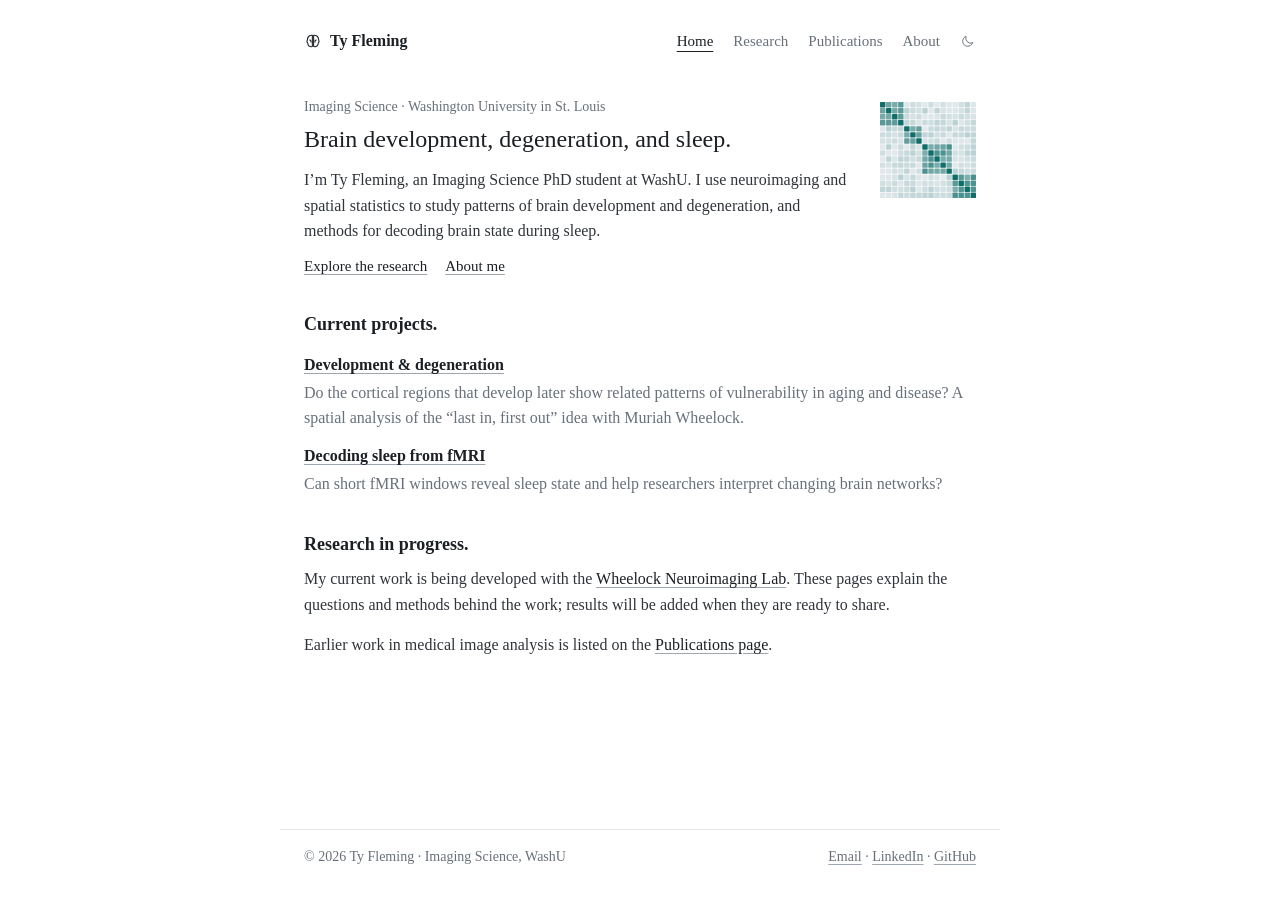
<file: index.html>
<!doctype html>
<html lang="en">
<head>
  <meta charset="utf-8">
  <meta name="viewport" content="width=device-width, initial-scale=1">
  <meta name="description" content="Ty Fleming is an Imaging Science PhD student at WashU studying spatial patterns of brain development, degeneration, and sleep.">
  <title>Imaging Science PhD student — Ty Fleming</title>
  <link rel="stylesheet" href="style.css?v=20261025-theme">
  <script src="theme.js?v=20261025-theme"></script>
  

</head>
<body>
  <a class="skip-link" href="#main">Skip to content</a>
  <header class="site-header">
    <div class="header-inner">
      <a class="brand" href="index.html"><svg class="brand-icon" viewBox="0 0 20 20" aria-hidden="true" focusable="false" fill="none" stroke="currentColor" stroke-width="1.2" stroke-linecap="round" stroke-linejoin="round"><path d="M9.3 3.7C6.3 3.3 3.8 5.4 3.8 8.3 3.2 9.5 3.3 11.5 4.2 12.5 4.4 14.8 6.1 16.4 8.3 16.4 8.8 16.4 9.1 16.3 9.3 16.1Z"/><path d="M10.7 3.7C13.7 3.3 16.2 5.4 16.2 8.3 16.8 9.5 16.7 11.5 15.8 12.5 15.6 14.8 13.9 16.4 11.7 16.4 11.2 16.4 10.9 16.3 10.7 16.1Z"/><path d="M6.4 8.9C7.5 9.1 8.1 10.1 7.8 11.2M13.6 8.9C12.5 9.1 11.9 10.1 12.2 11.2"/></svg>Ty Fleming<span class="visually-hidden"> — home</span></a>
      <nav class="site-nav" aria-label="Main navigation"><a href="index.html" aria-current="page">Home</a><a href="research.html">Research</a><a href="publications.html">Publications</a><a href="about.html">About</a><button class="theme-toggle" type="button" aria-label="Dark theme" aria-pressed="false" hidden><svg class="icon-moon" viewBox="0 0 20 20" aria-hidden="true" focusable="false" fill="none" stroke="currentColor" stroke-width="1.2" stroke-linecap="round" stroke-linejoin="round"><path d="M15.8 12.4A6.4 6.4 0 0 1 7.6 4.2 6.4 6.4 0 1 0 15.8 12.4Z"/></svg><svg class="icon-sun" viewBox="0 0 20 20" aria-hidden="true" focusable="false" fill="none" stroke="currentColor" stroke-width="1.2" stroke-linecap="round" stroke-linejoin="round"><circle cx="10" cy="10" r="3.3"/><path d="M10 2.6V4.2M10 15.8V17.4M2.6 10H4.2M15.8 10H17.4M4.8 4.8 5.9 5.9M14.1 14.1 15.2 15.2M4.8 15.2 5.9 14.1M14.1 5.9 15.2 4.8"/></svg></button></nav>
    </div>
  </header>
  <main id="main">
<section class="page-hero has-portrait" aria-labelledby="home-title">
  <div class="hero-copy">
    <span class="eyebrow">Imaging Science<span class="sep"> · </span>Washington University in St. Louis</span>
    <h1 id="home-title">Brain development, degeneration, and sleep.</h1>
    <p class="lead">I’m Ty Fleming, an Imaging Science PhD student at WashU. I use neuroimaging and spatial statistics to study patterns of brain development and degeneration, and methods for decoding brain state during sleep.</p>
    <div class="hero-actions"><a class="text-link" href="research.html">Explore the research</a><a class="text-link" href="about.html">About me</a></div>
  </div>
  <div class="hero-matrix"><img src="assets/connectivity-matrix.svg?v=20261017" alt="" width="159" height="159"></div>
</section>
<section class="content-section" aria-labelledby="current-work">
  <span class="section-label">01 / Current work</span>
  <div class="section-body">
    <h2 id="current-work">Current projects.</h2>
    <div class="project-list">
      <a class="project-row" href="filo.html"><span class="number">01</span><div class="project-copy"><h3>Development &amp; degeneration</h3><p>Do the cortical regions that develop later show related patterns of vulnerability in aging and disease? A spatial analysis of the “last in, first out” idea with Muriah Wheelock.</p></div><span class="arrow" aria-hidden="true">→</span></a>
      <a class="project-row" href="sleep.html"><span class="number">02</span><div class="project-copy"><h3>Decoding sleep from fMRI</h3><p>Can short fMRI windows reveal sleep state and help researchers interpret changing brain networks?</p></div><span class="arrow" aria-hidden="true">→</span></a>
    </div>
  </div>
</section>
<section class="content-section" aria-labelledby="context-title">
  <span class="section-label">02 / Context</span>
  <div class="section-body wide-copy">
    <h2 id="context-title">Research in progress.</h2>
    <p class="intro">My current work is being developed with the <a href="https://www.mir.wustl.edu/research/research-centers/neuroimaging-labs-research-center-nil-rc/labs/wheelock-lab/people/">Wheelock Neuroimaging Lab</a>. These pages explain the questions and methods behind the work; results will be added when they are ready to share.</p>
    <p>Earlier work in medical image analysis is listed on the <a href="publications.html">Publications page</a>.</p>
  </div>
</section>
</main>
  <footer class="site-footer"><span>© 2026 Ty Fleming · Imaging Science, WashU</span><span><a href="mailto:t.to@wustl.edu">Email</a> · <a href="https://www.linkedin.com/in/tyrellto/">LinkedIn</a> · <a href="https://github.com/tyfleming">GitHub</a></span></footer>
</body>
</html>
</file>
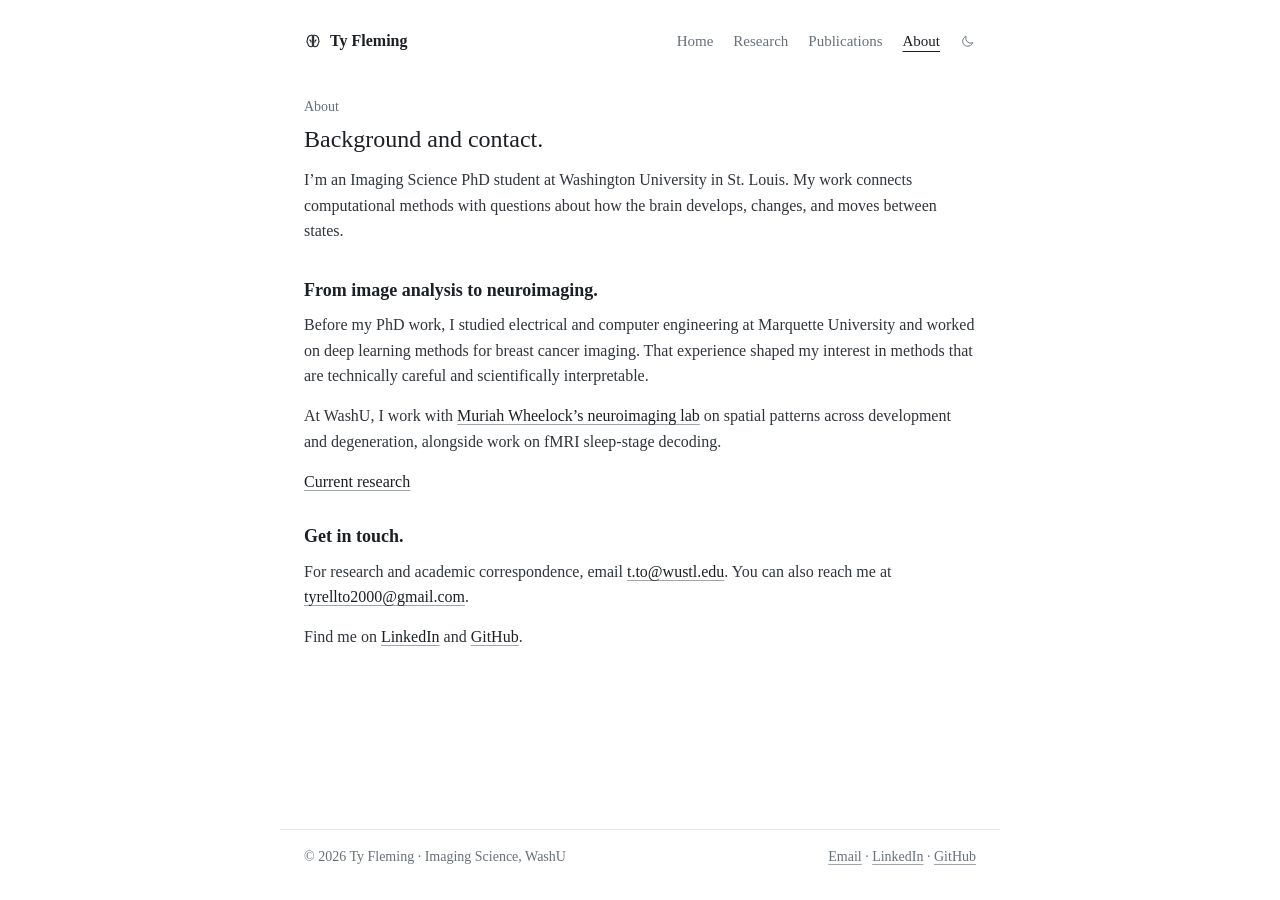
<file: about.html>
<!doctype html>
<html lang="en">
<head>
  <meta charset="utf-8">
  <meta name="viewport" content="width=device-width, initial-scale=1">
  <meta name="description" content="About Ty Fleming, Imaging Science PhD student at WashU.">
  <title>About — Ty Fleming</title>
  <link rel="stylesheet" href="style.css?v=20261025-theme">
  <script src="theme.js?v=20261025-theme"></script>

</head>
<body>
  <a class="skip-link" href="#main">Skip to content</a>
  <header class="site-header">
    <div class="header-inner">
      <a class="brand" href="index.html"><svg class="brand-icon" viewBox="0 0 20 20" aria-hidden="true" focusable="false" fill="none" stroke="currentColor" stroke-width="1.2" stroke-linecap="round" stroke-linejoin="round"><path d="M9.3 3.7C6.3 3.3 3.8 5.4 3.8 8.3 3.2 9.5 3.3 11.5 4.2 12.5 4.4 14.8 6.1 16.4 8.3 16.4 8.8 16.4 9.1 16.3 9.3 16.1Z"/><path d="M10.7 3.7C13.7 3.3 16.2 5.4 16.2 8.3 16.8 9.5 16.7 11.5 15.8 12.5 15.6 14.8 13.9 16.4 11.7 16.4 11.2 16.4 10.9 16.3 10.7 16.1Z"/><path d="M6.4 8.9C7.5 9.1 8.1 10.1 7.8 11.2M13.6 8.9C12.5 9.1 11.9 10.1 12.2 11.2"/></svg>Ty Fleming<span class="visually-hidden"> — home</span></a>
      <nav class="site-nav" aria-label="Main navigation"><a href="index.html">Home</a><a href="research.html">Research</a><a href="publications.html">Publications</a><a href="about.html" aria-current="page">About</a><button class="theme-toggle" type="button" aria-label="Dark theme" aria-pressed="false" hidden><svg class="icon-moon" viewBox="0 0 20 20" aria-hidden="true" focusable="false" fill="none" stroke="currentColor" stroke-width="1.2" stroke-linecap="round" stroke-linejoin="round"><path d="M15.8 12.4A6.4 6.4 0 0 1 7.6 4.2 6.4 6.4 0 1 0 15.8 12.4Z"/></svg><svg class="icon-sun" viewBox="0 0 20 20" aria-hidden="true" focusable="false" fill="none" stroke="currentColor" stroke-width="1.2" stroke-linecap="round" stroke-linejoin="round"><circle cx="10" cy="10" r="3.3"/><path d="M10 2.6V4.2M10 15.8V17.4M2.6 10H4.2M15.8 10H17.4M4.8 4.8 5.9 5.9M14.1 14.1 15.2 15.2M4.8 15.2 5.9 14.1M14.1 5.9 15.2 4.8"/></svg></button></nav>
    </div>
  </header>
  <main id="main">
<section class="page-hero" aria-labelledby="about-title"><span class="eyebrow">About</span><div><h1 id="about-title">Background and contact.</h1><p class="lead">I’m an Imaging Science PhD student at Washington University in St. Louis. My work connects computational methods with questions about how the brain develops, changes, and moves between states.</p></div></section>
<section class="content-section" aria-labelledby="path-title"><span class="section-label">01 / Background</span><div class="section-body wide-copy"><h2 id="path-title">From image analysis to neuroimaging.</h2><p>Before my PhD work, I studied electrical and computer engineering at Marquette University and worked on deep learning methods for breast cancer imaging. That experience shaped my interest in methods that are technically careful and scientifically interpretable.</p><p>At WashU, I work with <a href="https://www.mir.wustl.edu/research/research-centers/neuroimaging-labs-research-center-nil-rc/labs/wheelock-lab/people/">Muriah Wheelock’s neuroimaging lab</a> on spatial patterns across development and degeneration, alongside work on fMRI sleep-stage decoding.</p><p><a class="text-link" href="research.html">Current research</a></p></div></section>
<section class="content-section" id="contact" aria-labelledby="contact-title"><span class="section-label">02 / Contact</span><div class="section-body wide-copy"><h2 id="contact-title">Get in touch.</h2><p>For research and academic correspondence, email <a href="mailto:t.to@wustl.edu">t.to@wustl.edu</a>. You can also reach me at <a href="mailto:tyrellto2000@gmail.com">tyrellto2000@gmail.com</a>.</p><p>Find me on <a href="https://www.linkedin.com/in/tyrellto/">LinkedIn</a> and <a href="https://github.com/tyfleming">GitHub</a>.</p></div></section>
</main>
  <footer class="site-footer"><span>© 2026 Ty Fleming · Imaging Science, WashU</span><span><a href="mailto:t.to@wustl.edu">Email</a> · <a href="https://www.linkedin.com/in/tyrellto/">LinkedIn</a> · <a href="https://github.com/tyfleming">GitHub</a></span></footer>
</body>
</html>
</file>
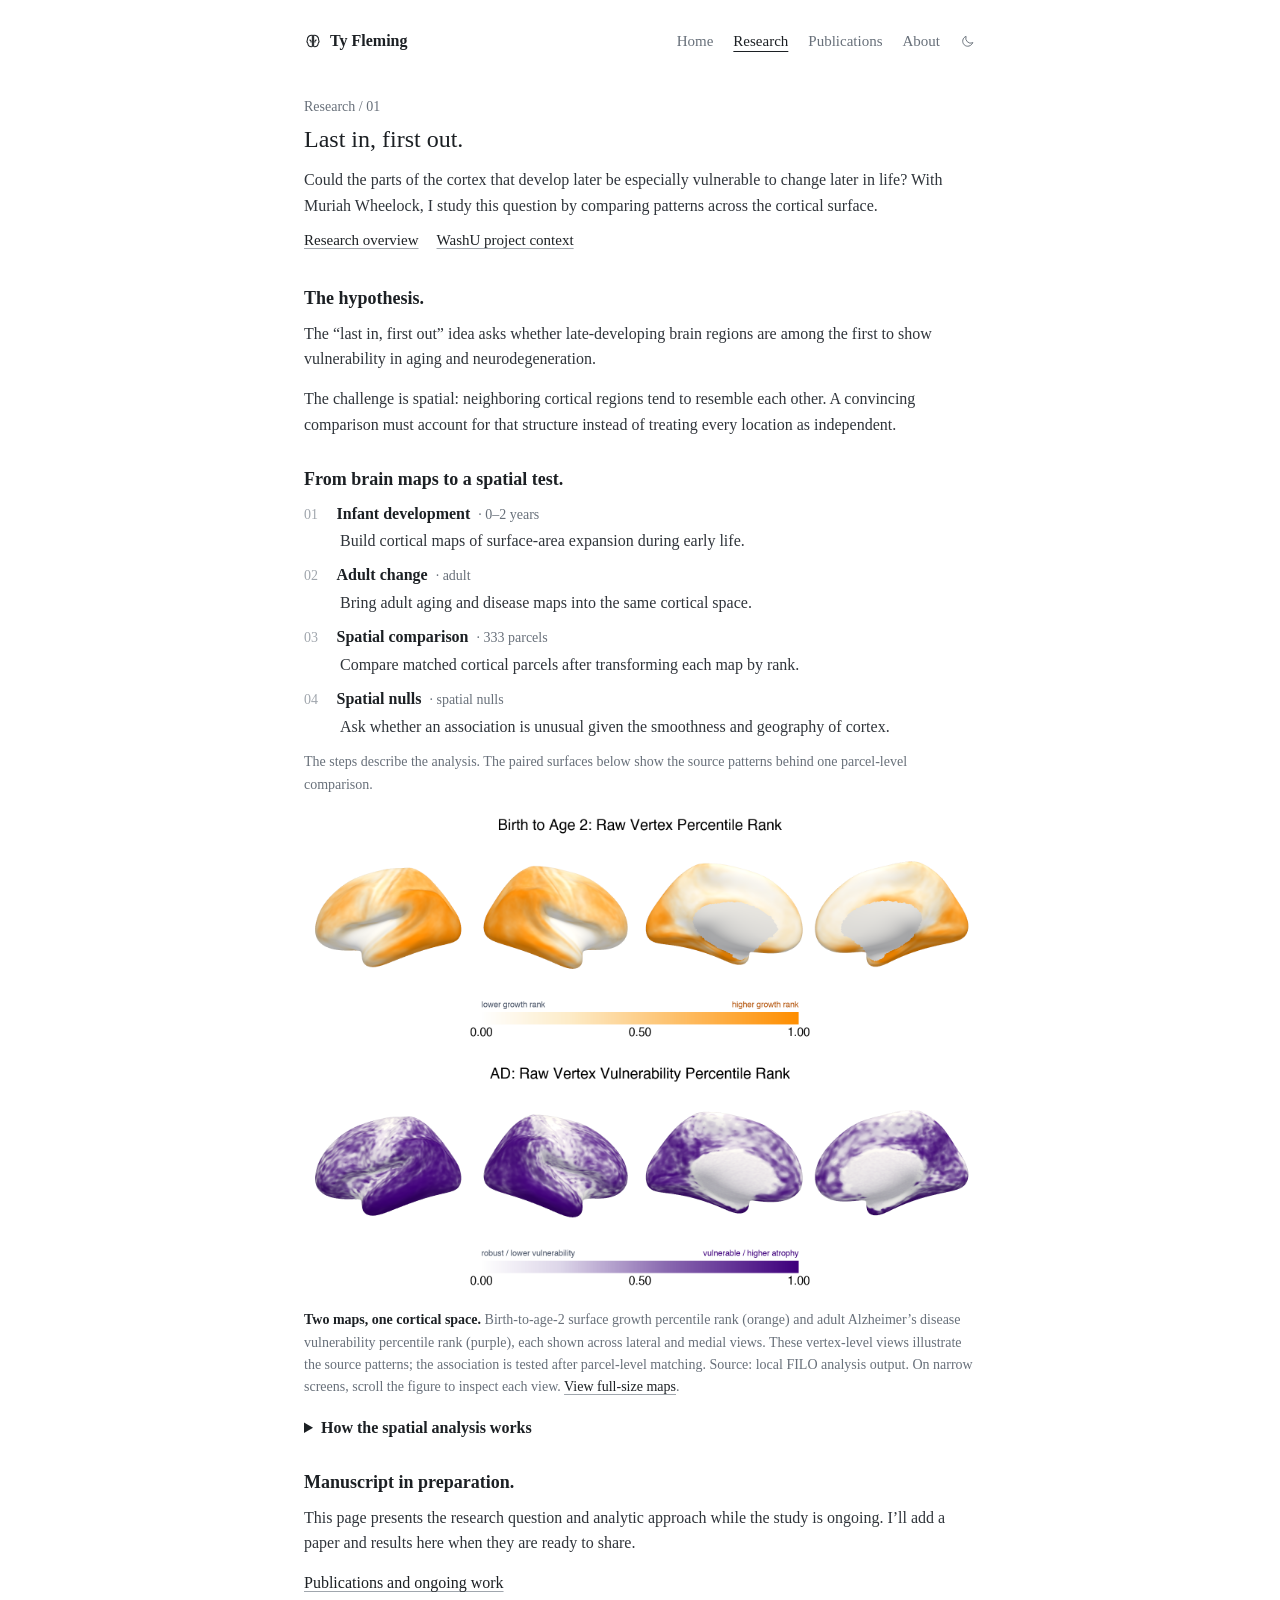
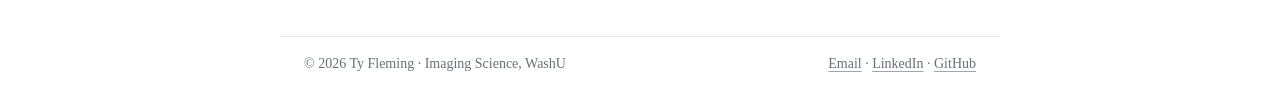
<file: filo.html>
<!doctype html>
<html lang="en">
<head>
  <meta charset="utf-8">
  <meta name="viewport" content="width=device-width, initial-scale=1">
  <meta name="description" content="How Ty Fleming studies spatial patterns linking infant cortical development and adult degeneration.">
  <title>Last in, first out — Ty Fleming</title>
  <link rel="stylesheet" href="style.css?v=20261025-theme">
  <script src="theme.js?v=20261025-theme"></script>

</head>
<body>
  <a class="skip-link" href="#main">Skip to content</a>
  <header class="site-header">
    <div class="header-inner">
      <a class="brand" href="index.html"><svg class="brand-icon" viewBox="0 0 20 20" aria-hidden="true" focusable="false" fill="none" stroke="currentColor" stroke-width="1.2" stroke-linecap="round" stroke-linejoin="round"><path d="M9.3 3.7C6.3 3.3 3.8 5.4 3.8 8.3 3.2 9.5 3.3 11.5 4.2 12.5 4.4 14.8 6.1 16.4 8.3 16.4 8.8 16.4 9.1 16.3 9.3 16.1Z"/><path d="M10.7 3.7C13.7 3.3 16.2 5.4 16.2 8.3 16.8 9.5 16.7 11.5 15.8 12.5 15.6 14.8 13.9 16.4 11.7 16.4 11.2 16.4 10.9 16.3 10.7 16.1Z"/><path d="M6.4 8.9C7.5 9.1 8.1 10.1 7.8 11.2M13.6 8.9C12.5 9.1 11.9 10.1 12.2 11.2"/></svg>Ty Fleming<span class="visually-hidden"> — home</span></a>
      <nav class="site-nav" aria-label="Main navigation"><a href="index.html">Home</a><a href="research.html" aria-current="page">Research</a><a href="publications.html">Publications</a><a href="about.html">About</a><button class="theme-toggle" type="button" aria-label="Dark theme" aria-pressed="false" hidden><svg class="icon-moon" viewBox="0 0 20 20" aria-hidden="true" focusable="false" fill="none" stroke="currentColor" stroke-width="1.2" stroke-linecap="round" stroke-linejoin="round"><path d="M15.8 12.4A6.4 6.4 0 0 1 7.6 4.2 6.4 6.4 0 1 0 15.8 12.4Z"/></svg><svg class="icon-sun" viewBox="0 0 20 20" aria-hidden="true" focusable="false" fill="none" stroke="currentColor" stroke-width="1.2" stroke-linecap="round" stroke-linejoin="round"><circle cx="10" cy="10" r="3.3"/><path d="M10 2.6V4.2M10 15.8V17.4M2.6 10H4.2M15.8 10H17.4M4.8 4.8 5.9 5.9M14.1 14.1 15.2 15.2M4.8 15.2 5.9 14.1M14.1 5.9 15.2 4.8"/></svg></button></nav>
    </div>
  </header>
  <main id="main">
<section class="page-hero" aria-labelledby="filo-title">
  <span class="eyebrow">Research / 01</span>
  <div><h1 id="filo-title">Last in, first out.</h1><p class="lead">Could the parts of the cortex that develop later be especially vulnerable to change later in life? With Muriah Wheelock, I study this question by comparing patterns across the cortical surface.</p><div class="hero-actions"><a class="text-link" href="research.html">Research overview</a><a class="text-link" href="https://medicine.washu.edu/news/5-million-for-brain-development-and-alzheimer-degeneration-study/">WashU project context</a></div></div>
</section>
<section class="content-section" aria-labelledby="question-title">
  <span class="section-label">01 / Question</span>
  <div class="section-body wide-copy"><h2 id="question-title">The hypothesis.</h2><p class="intro">The “last in, first out” idea asks whether late-developing brain regions are among the first to show vulnerability in aging and neurodegeneration.</p><p>The challenge is spatial: neighboring cortical regions tend to resemble each other. A convincing comparison must account for that structure instead of treating every location as independent.</p></div>
</section>
<section class="content-section" aria-labelledby="filo-method-title">
  <span class="section-label">02 / Method</span>
  <div class="section-body"><h2 id="filo-method-title">From brain maps to a spatial test.</h2><div class="method-grid" aria-label="Four-step FILO method diagram"><article class="method-step"><span class="step-index">01</span><span class="method-quantity">0–2 years</span><h3>Infant development</h3><p>Build cortical maps of surface-area expansion during early life.</p></article><article class="method-step"><span class="step-index">02</span><span class="method-quantity">adult</span><h3>Adult change</h3><p>Bring adult aging and disease maps into the same cortical space.</p></article><article class="method-step"><span class="step-index">03</span><span class="method-quantity">333 parcels</span><h3>Spatial comparison</h3><p>Compare matched cortical parcels after transforming each map by rank.</p></article><article class="method-step"><span class="step-index">04</span><span class="method-quantity">spatial nulls</span><h3>Spatial nulls</h3><p>Ask whether an association is unusual given the smoothness and geography of cortex.</p></article></div><p class="small">The steps describe the analysis. The paired surfaces below show the source patterns behind one parcel-level comparison.</p>
    <figure class="research-figure"><div class="research-image-pan" role="region" aria-label="Scrollable cortical maps" tabindex="0"><img src="assets/filo-development-ad-ranks.png" width="1800" height="1310" loading="lazy" alt="Paired cortical maps: orange shows birth-to-age-2 surface growth rank; purple shows adult Alzheimer’s disease vulnerability rank, each across four hemispheric views."></div><figcaption><strong>Two maps, one cortical space.</strong> Birth-to-age-2 surface growth percentile rank (orange) and adult Alzheimer’s disease vulnerability percentile rank (purple), each shown across lateral and medial views. These vertex-level views illustrate the source patterns; the association is tested after parcel-level matching. Source: local FILO analysis output. On narrow screens, scroll the figure to inspect each view. <a href="assets/filo-development-ad-ranks.png">View full-size maps</a>.</figcaption></figure>
    <details class="technical"><summary>How the spatial analysis works</summary><div class="technical-content">
      <h3>Comparable cortical maps</h3><p>Infant surface-area expansion and adult change maps are placed on a common cortical representation and summarized across matched parcels. Analyses inspect both all Gordon-333 parcels and the named-network subset when unassigned parcels are excluded.</p>
      <h3>Rank-based association</h3><p>Map values are rank transformed before comparing their spatial patterns. This focuses the analysis on relative cortical ordering and limits the influence of extreme values.</p>
      <h3>Spatially informed inference</h3><p>Spatial null maps preserve important features of cortical autocorrelation. Observed associations are compared against those null distributions, with multiple comparisons accounted for across related tests.</p>
      <h3>Biological context</h3><p>Complementary analyses examine how spatial patterns in biomarker maps relate to developmental and adult maps. The current workflow includes spatial basis methods, multivariate summaries, and comparisons among interpretable cortical profiles; these are exploratory tools, not a claim of mechanism.</p>
    </div></details>
  </div>
</section>
<section class="content-section" aria-labelledby="filo-status"><span class="section-label">03 / Status</span><div class="section-body wide-copy"><h2 id="filo-status">Manuscript in preparation.</h2><p>This page presents the research question and analytic approach while the study is ongoing. I’ll add a paper and results here when they are ready to share.</p><p><a class="text-link" href="publications.html">Publications and ongoing work</a></p></div></section>
</main>
  <footer class="site-footer"><span>© 2026 Ty Fleming · Imaging Science, WashU</span><span><a href="mailto:t.to@wustl.edu">Email</a> · <a href="https://www.linkedin.com/in/tyrellto/">LinkedIn</a> · <a href="https://github.com/tyfleming">GitHub</a></span></footer>
</body>
</html>
</file>
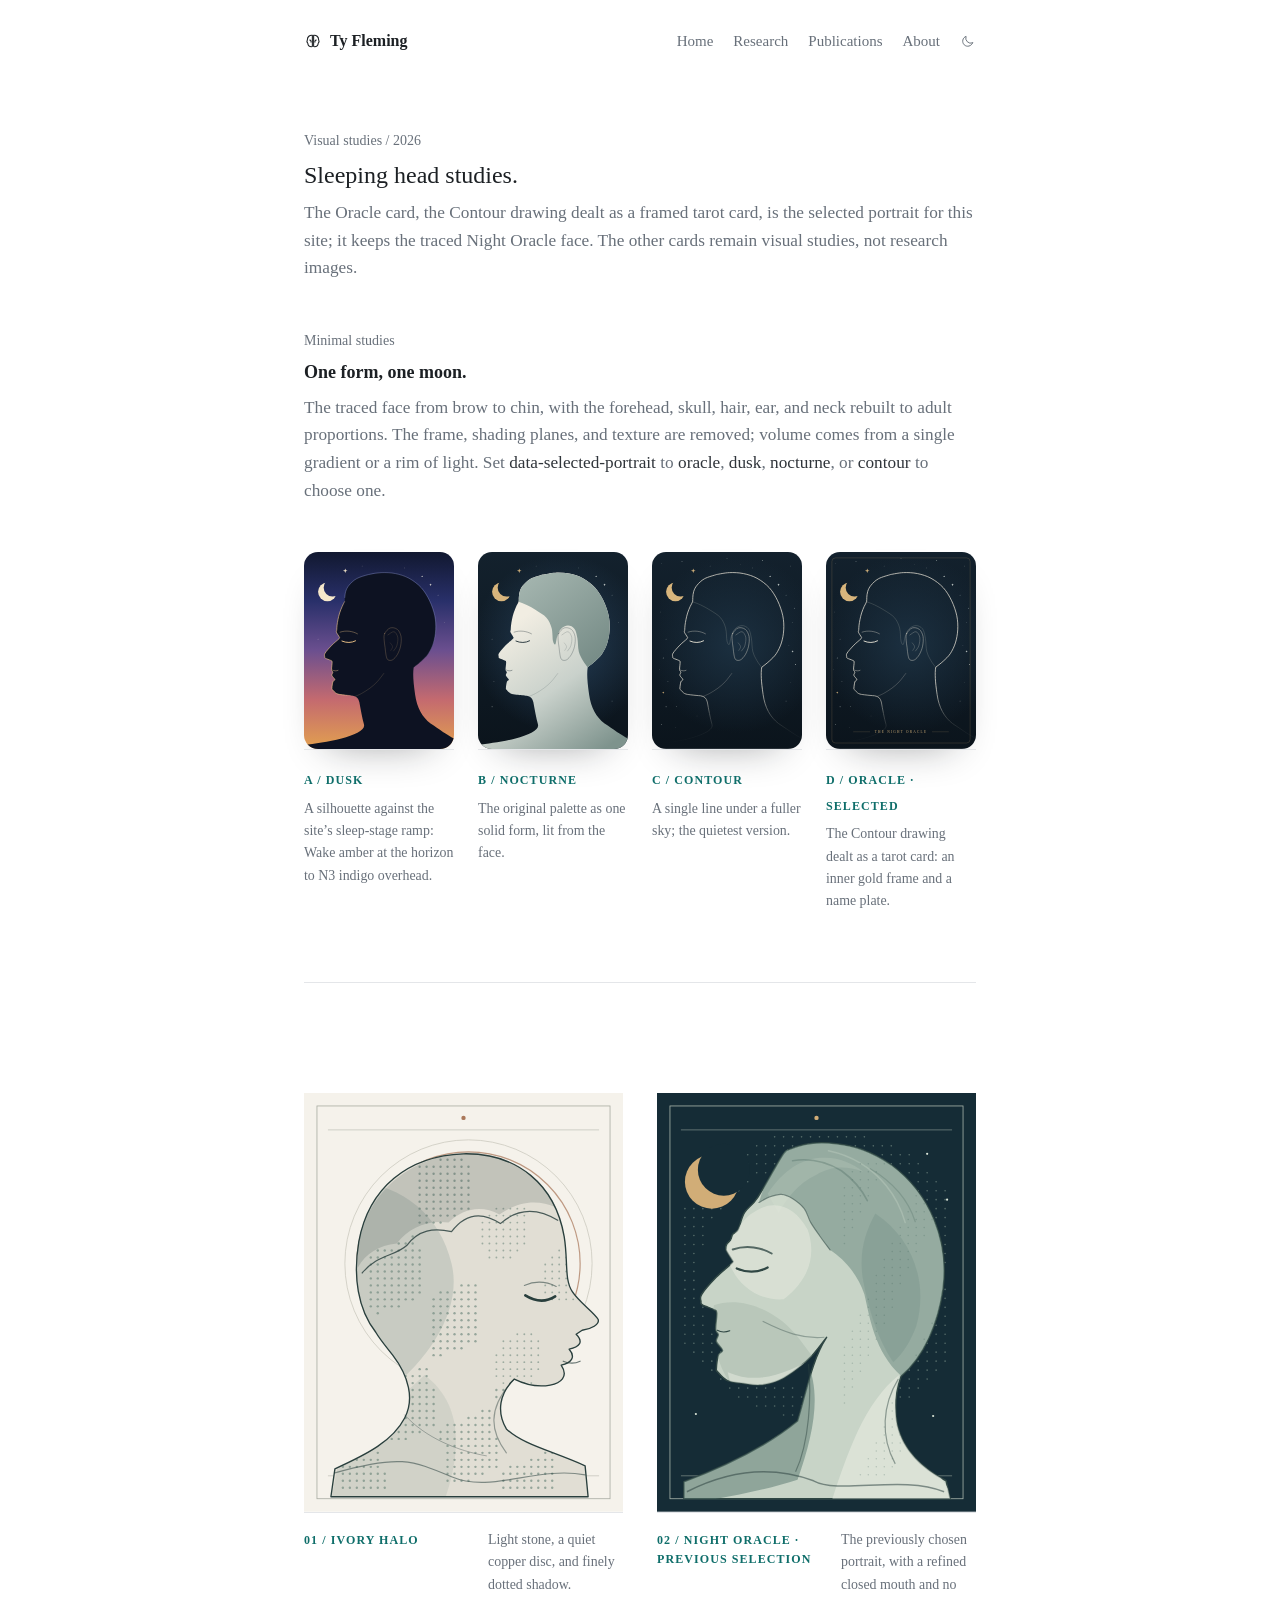
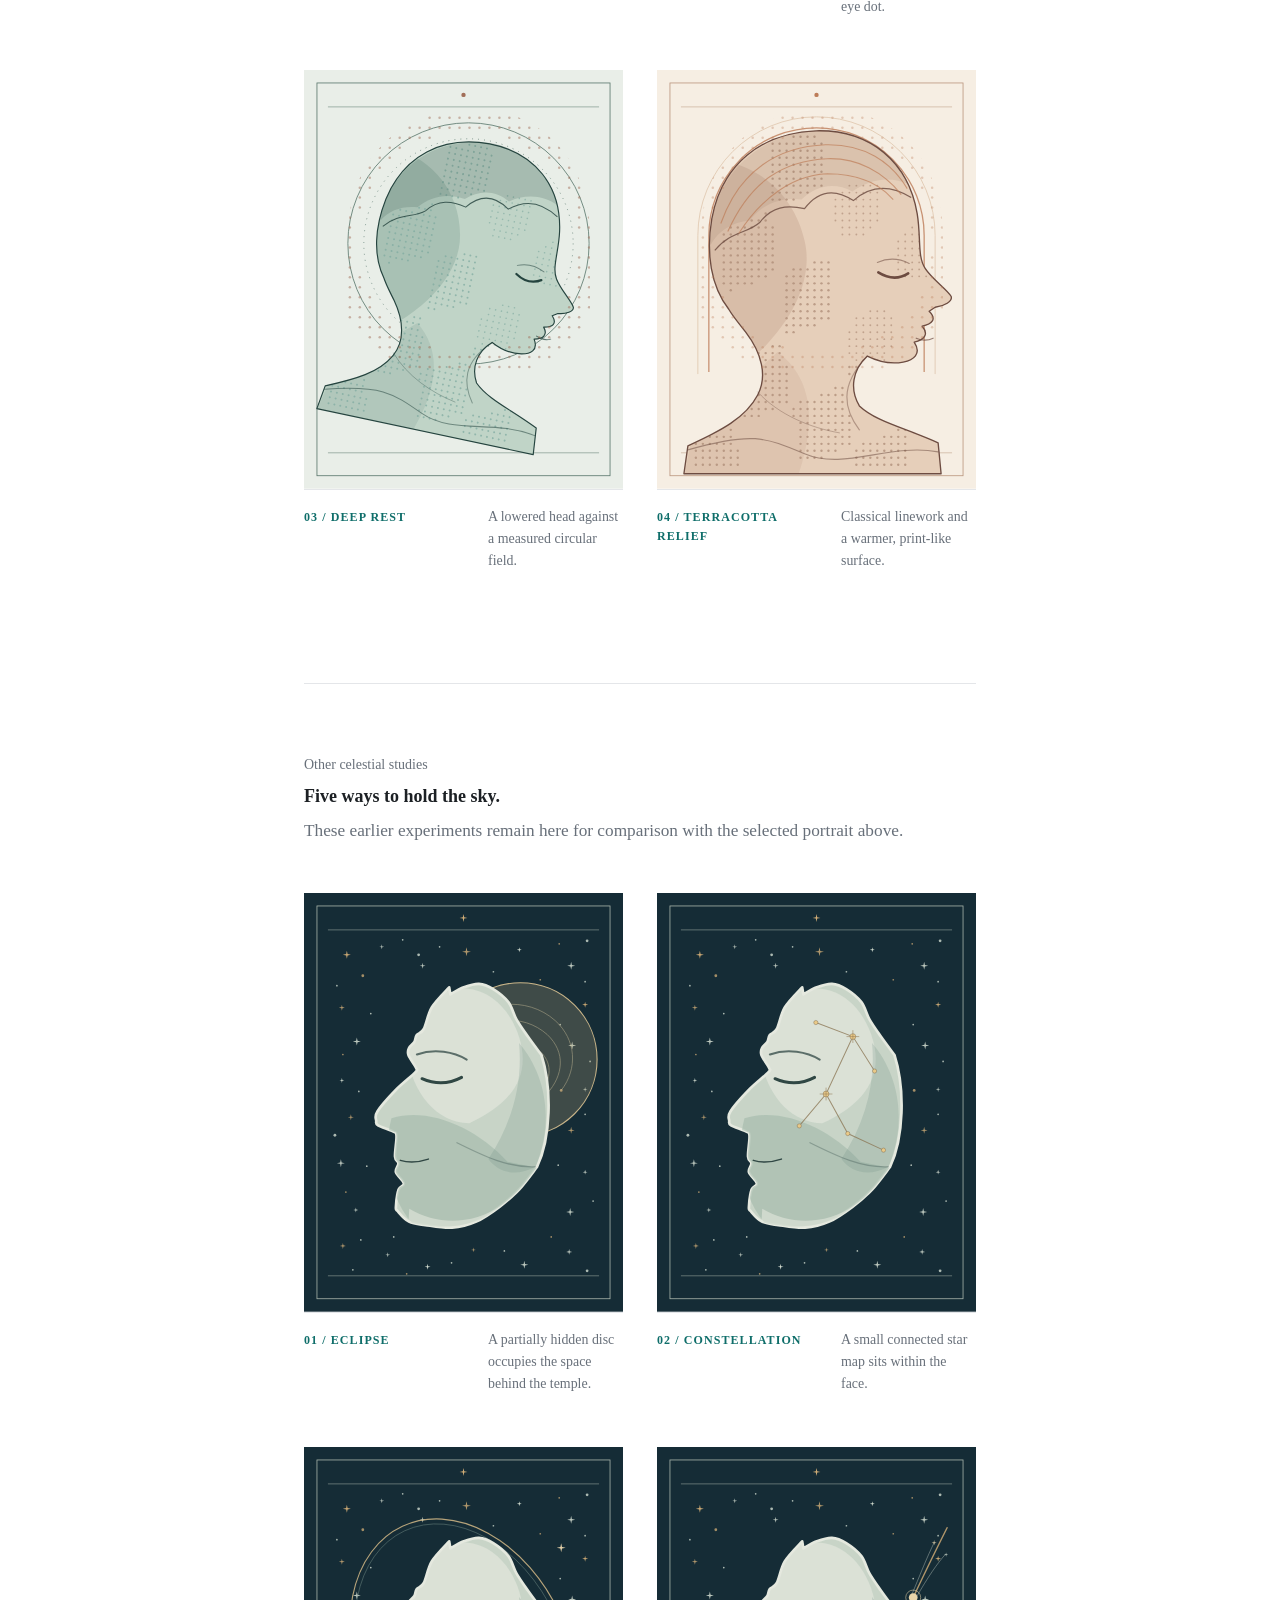
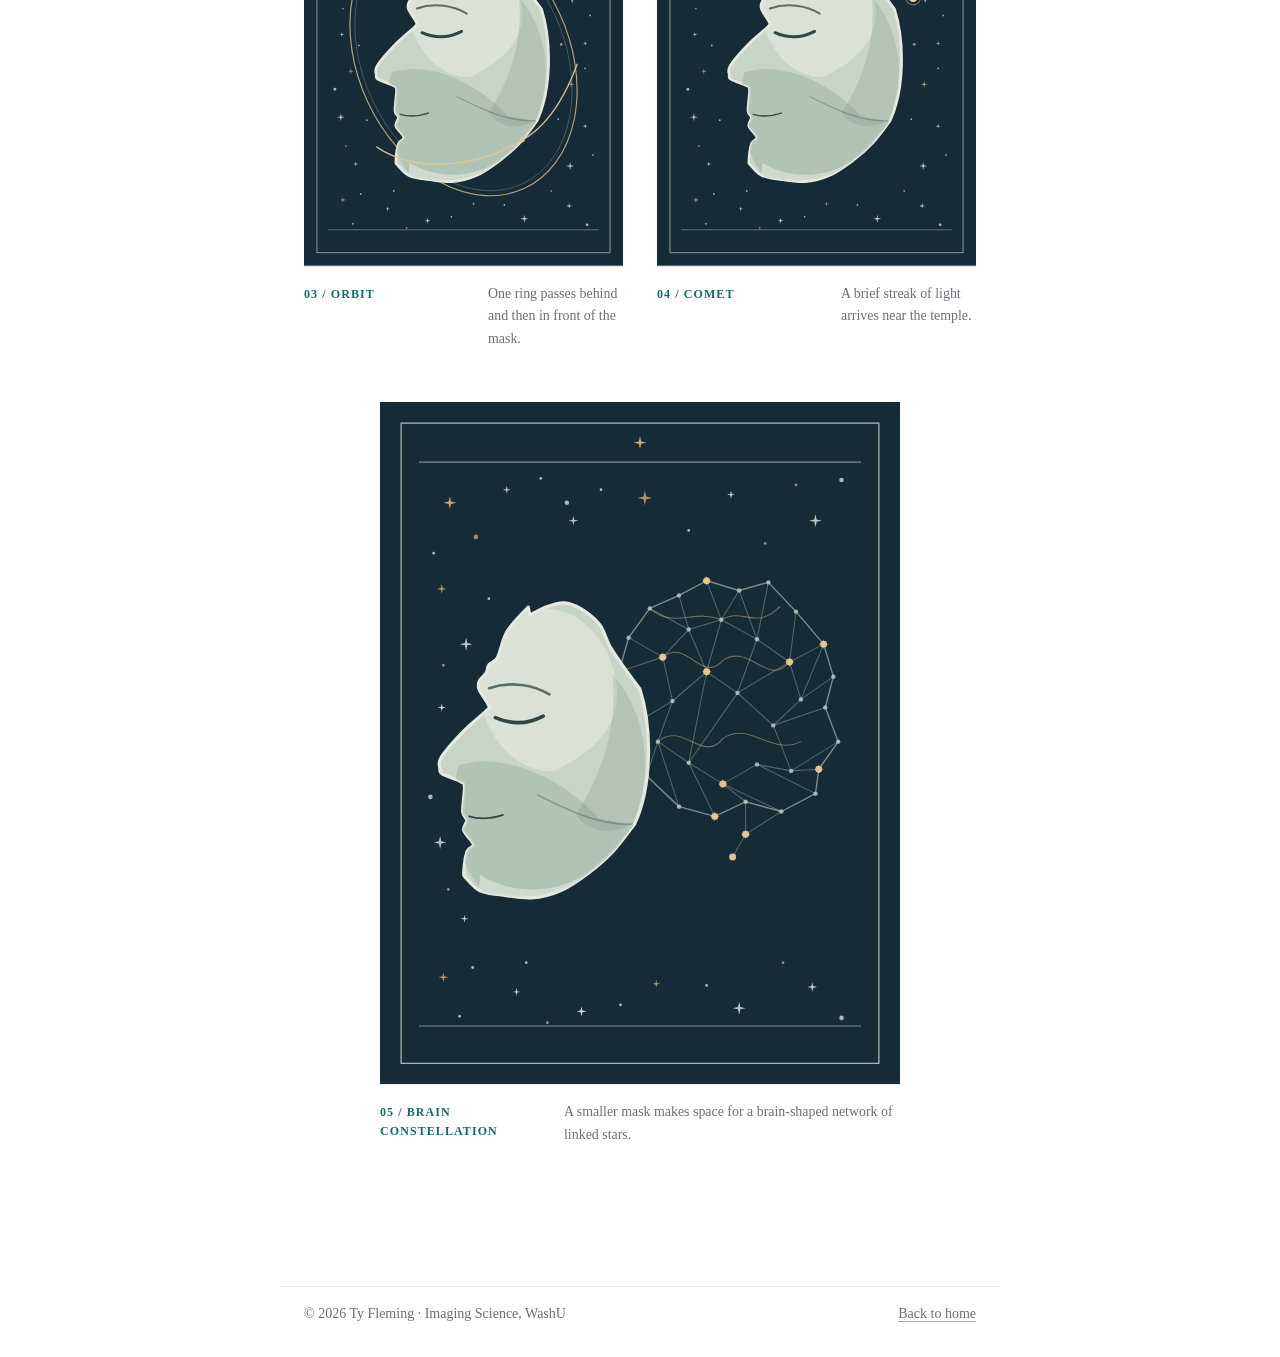
<file: head-studies.html>
<!doctype html>
<html lang="en">
<head>
  <meta charset="utf-8">
  <meta name="viewport" content="width=device-width, initial-scale=1">
  <meta name="robots" content="noindex">
  <meta name="description" content="Code-drawn portrait and celestial studies for Ty Fleming's website.">
  <title>Sleeping head studies — Ty Fleming</title>
  <link rel="stylesheet" href="style.css?v=20261025-theme">
  <script src="theme.js?v=20261025-theme"></script>
  <link rel="stylesheet" href="head-studies.css?v=20261013-sky3">
  <script defer src="head-studies.js?v=20261013-sky3"></script>
</head>
<body>
  <a class="skip-link" href="#main">Skip to content</a>
  <header class="site-header">
    <div class="header-inner">
      <a class="brand" href="index.html"><svg class="brand-icon" viewBox="0 0 20 20" aria-hidden="true" focusable="false" fill="none" stroke="currentColor" stroke-width="1.2" stroke-linecap="round" stroke-linejoin="round"><path d="M9.3 3.7C6.3 3.3 3.8 5.4 3.8 8.3 3.2 9.5 3.3 11.5 4.2 12.5 4.4 14.8 6.1 16.4 8.3 16.4 8.8 16.4 9.1 16.3 9.3 16.1Z"/><path d="M10.7 3.7C13.7 3.3 16.2 5.4 16.2 8.3 16.8 9.5 16.7 11.5 15.8 12.5 15.6 14.8 13.9 16.4 11.7 16.4 11.2 16.4 10.9 16.3 10.7 16.1Z"/><path d="M6.4 8.9C7.5 9.1 8.1 10.1 7.8 11.2M13.6 8.9C12.5 9.1 11.9 10.1 12.2 11.2"/></svg>Ty Fleming<span class="visually-hidden"> — home</span></a>
      <nav class="site-nav" aria-label="Main navigation"><a href="index.html">Home</a><a href="research.html">Research</a><a href="publications.html">Publications</a><a href="about.html">About</a><button class="theme-toggle" type="button" aria-label="Dark theme" aria-pressed="false" hidden><svg class="icon-moon" viewBox="0 0 20 20" aria-hidden="true" focusable="false" fill="none" stroke="currentColor" stroke-width="1.2" stroke-linecap="round" stroke-linejoin="round"><path d="M15.8 12.4A6.4 6.4 0 0 1 7.6 4.2 6.4 6.4 0 1 0 15.8 12.4Z"/></svg><svg class="icon-sun" viewBox="0 0 20 20" aria-hidden="true" focusable="false" fill="none" stroke="currentColor" stroke-width="1.2" stroke-linecap="round" stroke-linejoin="round"><circle cx="10" cy="10" r="3.3"/><path d="M10 2.6V4.2M10 15.8V17.4M2.6 10H4.2M15.8 10H17.4M4.8 4.8 5.9 5.9M14.1 14.1 15.2 15.2M4.8 15.2 5.9 14.1M14.1 5.9 15.2 4.8"/></svg></button></nav>
    </div>
  </header>
  <main id="main" class="studies-main">
    <div class="studies-intro"><span class="eyebrow">Visual studies / 2026</span><h1>Sleeping head studies.</h1><p>The Oracle card, the Contour drawing dealt as a framed tarot card, is the selected portrait for this site; it keeps the traced Night Oracle face. The other cards remain visual studies, not research images.</p></div>
    <section class="minimal-studies" id="minimal" aria-labelledby="minimal-title">
      <div class="studies-intro"><span class="eyebrow">Minimal studies</span><h2 id="minimal-title">One form, one moon.</h2><p>The traced face from brow to chin, with the forehead, skull, hair, ear, and neck rebuilt to adult proportions. The frame, shading planes, and texture are removed; volume comes from a single gradient or a rim of light. Set <code>data-selected-portrait</code> to <code>oracle</code>, <code>dusk</code>, <code>nocturne</code>, or <code>contour</code> to choose one.</p></div>
      <div class="studies-grid minimal-grid">
        <figure class="study"><div class="study-art" data-minimal-study="dusk" role="img" aria-label="Minimal portrait: a dark sleeping profile with a warm rim of light against a dusk sky that runs from amber to indigo, with a pale crescent moon"></div><figcaption><span>A / Dusk</span><p>A silhouette against the site’s sleep-stage ramp: Wake amber at the horizon to N3 indigo overhead.</p></figcaption></figure>
        <figure class="study"><div class="study-art" data-minimal-study="nocturne" role="img" aria-label="Minimal portrait: an ivory sleeping profile with sage hair on a deep night card with a gold crescent"></div><figcaption><span>B / Nocturne</span><p>The original palette as one solid form, lit from the face.</p></figcaption></figure>
        <figure class="study"><div class="study-art" data-minimal-study="contour" role="img" aria-label="Minimal portrait: a single fine ivory contour of a sleeping profile on a deep, star-filled night card with a gold crescent"></div><figcaption><span>C / Contour</span><p>A single line under a fuller sky; the quietest version.</p></figcaption></figure>
        <figure class="study"><div class="study-art" data-minimal-study="oracle" role="img" aria-label="Selected portrait: the single-line sleeping profile under a star-filled night sky, framed in gold like a tarot card and titled The Night Oracle"></div><figcaption><span>D / Oracle · selected</span><p>The Contour drawing dealt as a tarot card: an inner gold frame and a name plate.</p></figcaption></figure>
      </div>
    </section>
    <div class="studies-grid">
      <figure class="study"><div class="study-art" data-head-study="1" role="img" aria-label="Ivory sleeping profile with copper halo and fine sculptural contours"></div><figcaption><span>01 / Ivory halo</span><p>Light stone, a quiet copper disc, and finely dotted shadow.</p></figcaption></figure>
      <figure class="study" id="selected-portrait"><div class="study-art" data-head-study="2" role="img" aria-label="Selected Night Oracle illustration: a left-facing sleeping bust with a crescent moon and star field on a deep blue card"></div><figcaption><span>02 / Night oracle · previous selection</span><p>The previously chosen portrait, with a refined closed mouth and no eye dot.</p></figcaption></figure>
      <figure class="study"><div class="study-art" data-head-study="3" role="img" aria-label="Green sleeping bust tipped downward with a circular point-grid halo"></div><figcaption><span>03 / Deep rest</span><p>A lowered head against a measured circular field.</p></figcaption></figure>
      <figure class="study"><div class="study-art" data-head-study="4" role="img" aria-label="Warm cream sleeping profile with terracotta relief lines and a dotted arch"></div><figcaption><span>04 / Terracotta relief</span><p>Classical linework and a warmer, print-like surface.</p></figcaption></figure>
    </div>
    <section class="celestial-studies" id="celestial" aria-labelledby="celestial-title">
      <div class="studies-intro"><span class="eyebrow">Other celestial studies</span><h2 id="celestial-title">Five ways to hold the sky.</h2><p>These earlier experiments remain here for comparison with the selected portrait above.</p></div>
      <div class="studies-grid">
        <figure class="study"><div class="study-art" data-celestial-study="eclipse" role="img" aria-label="Centered face mask partially obscuring a gold eclipsed disc with fine contour lines, surrounded by stars"></div><figcaption><span>01 / Eclipse</span><p>A partially hidden disc occupies the space behind the temple.</p></figcaption></figure>
        <figure class="study"><div class="study-art" data-celestial-study="constellation" role="img" aria-label="Centered face mask with a connected constellation of seven gold stars across its temple and cheek"></div><figcaption><span>02 / Constellation</span><p>A small connected star map sits within the face.</p></figcaption></figure>
        <figure class="study"><div class="study-art" data-celestial-study="orbit" role="img" aria-label="Centered face mask encircled by a fine tilted gold orbital ring that crosses in front of its lower edge"></div><figcaption><span>03 / Orbit</span><p>One ring passes behind and then in front of the mask.</p></figcaption></figure>
        <figure class="study"><div class="study-art" data-celestial-study="comet" role="img" aria-label="Centered face mask with a short gold comet trail ending near its temple"></div><figcaption><span>04 / Comet</span><p>A brief streak of light arrives near the temple.</p></figcaption></figure>
        <figure class="study study-feature" id="brain-study"><div class="study-art" data-celestial-study="brain" role="img" aria-label="Smaller sleeping face mask on the left, with an illustrative brain-shaped constellation of connected stars emerging behind it on the right"></div><figcaption><span>05 / Brain constellation</span><p>A smaller mask makes space for a brain-shaped network of linked stars.</p></figcaption></figure>
      </div>
    </section>
  </main>
  <footer class="site-footer"><span>© 2026 Ty Fleming · Imaging Science, WashU</span><span><a href="index.html">Back to home</a></span></footer>
</body>
</html>
</file>
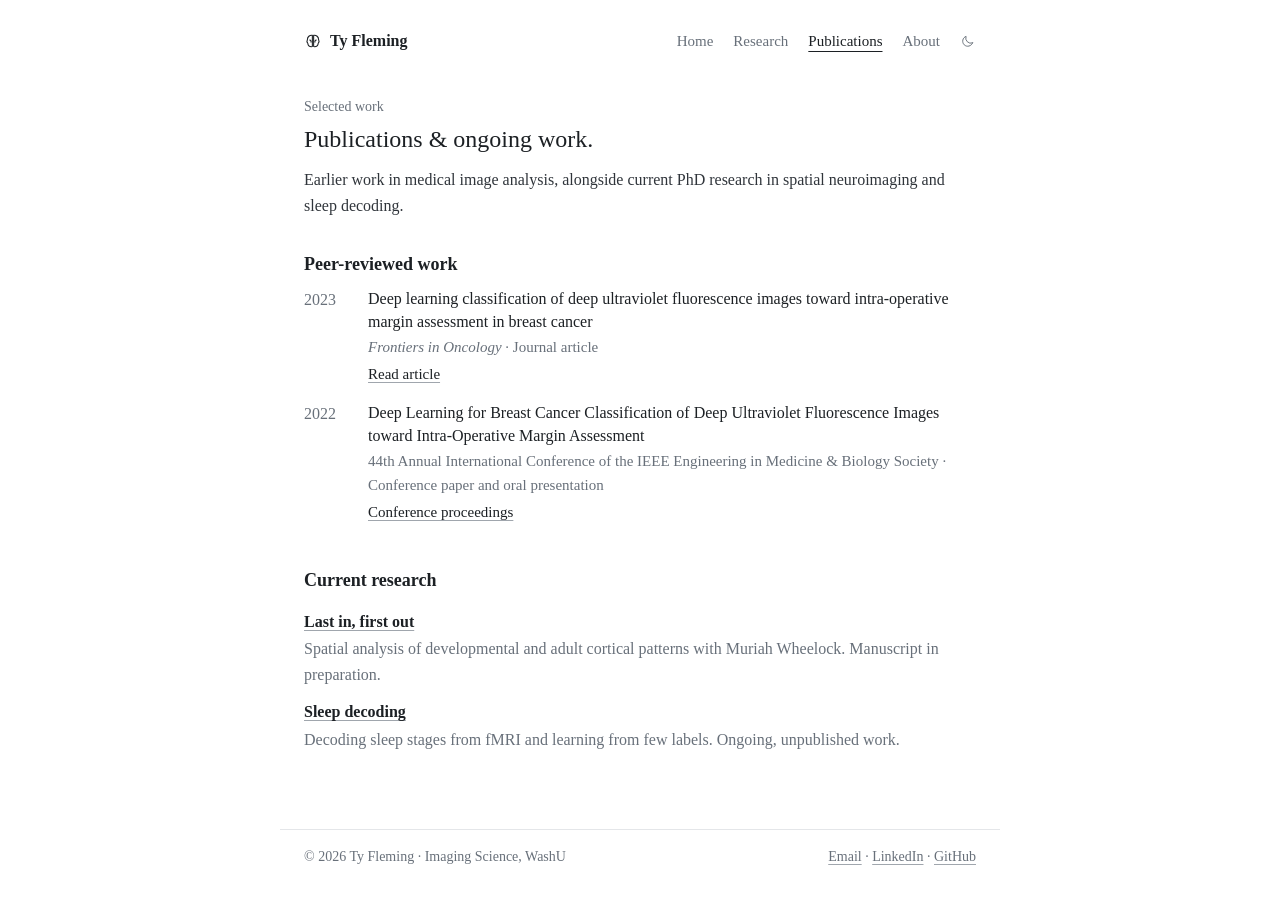
<file: publications.html>
<!doctype html>
<html lang="en">
<head>
  <meta charset="utf-8">
  <meta name="viewport" content="width=device-width, initial-scale=1">
  <meta name="description" content="Published earlier work and ongoing research by Ty Fleming.">
  <title>Publications — Ty Fleming</title>
  <link rel="stylesheet" href="style.css?v=20261025-theme">
  <script src="theme.js?v=20261025-theme"></script>

</head>
<body>
  <a class="skip-link" href="#main">Skip to content</a>
  <header class="site-header">
    <div class="header-inner">
      <a class="brand" href="index.html"><svg class="brand-icon" viewBox="0 0 20 20" aria-hidden="true" focusable="false" fill="none" stroke="currentColor" stroke-width="1.2" stroke-linecap="round" stroke-linejoin="round"><path d="M9.3 3.7C6.3 3.3 3.8 5.4 3.8 8.3 3.2 9.5 3.3 11.5 4.2 12.5 4.4 14.8 6.1 16.4 8.3 16.4 8.8 16.4 9.1 16.3 9.3 16.1Z"/><path d="M10.7 3.7C13.7 3.3 16.2 5.4 16.2 8.3 16.8 9.5 16.7 11.5 15.8 12.5 15.6 14.8 13.9 16.4 11.7 16.4 11.2 16.4 10.9 16.3 10.7 16.1Z"/><path d="M6.4 8.9C7.5 9.1 8.1 10.1 7.8 11.2M13.6 8.9C12.5 9.1 11.9 10.1 12.2 11.2"/></svg>Ty Fleming<span class="visually-hidden"> — home</span></a>
      <nav class="site-nav" aria-label="Main navigation"><a href="index.html">Home</a><a href="research.html">Research</a><a href="publications.html" aria-current="page">Publications</a><a href="about.html">About</a><button class="theme-toggle" type="button" aria-label="Dark theme" aria-pressed="false" hidden><svg class="icon-moon" viewBox="0 0 20 20" aria-hidden="true" focusable="false" fill="none" stroke="currentColor" stroke-width="1.2" stroke-linecap="round" stroke-linejoin="round"><path d="M15.8 12.4A6.4 6.4 0 0 1 7.6 4.2 6.4 6.4 0 1 0 15.8 12.4Z"/></svg><svg class="icon-sun" viewBox="0 0 20 20" aria-hidden="true" focusable="false" fill="none" stroke="currentColor" stroke-width="1.2" stroke-linecap="round" stroke-linejoin="round"><circle cx="10" cy="10" r="3.3"/><path d="M10 2.6V4.2M10 15.8V17.4M2.6 10H4.2M15.8 10H17.4M4.8 4.8 5.9 5.9M14.1 14.1 15.2 15.2M4.8 15.2 5.9 14.1M14.1 5.9 15.2 4.8"/></svg></button></nav>
    </div>
  </header>
  <main id="main">
<section class="page-hero" aria-labelledby="pub-title"><span class="eyebrow">Selected work</span><div><h1 id="pub-title">Publications &amp; ongoing work.</h1><p class="lead">Earlier work in medical image analysis, alongside current PhD research in spatial neuroimaging and sleep decoding.</p></div></section>
<section class="content-section" aria-labelledby="published-title"><span class="section-label">01 / Published</span><div class="section-body"><h2 id="published-title">Peer-reviewed work</h2><div class="pub-list">
  <article class="pub-entry"><span class="year">2023</span><div><h3>Deep learning classification of deep ultraviolet fluorescence images toward intra-operative margin assessment in breast cancer</h3><p><em>Frontiers in Oncology</em> · Journal article</p><a class="text-link" href="https://www.frontiersin.org/journals/oncology/articles/10.3389/fonc.2023.1179025/full">Read article</a></div></article>
  <article class="pub-entry"><span class="year">2022</span><div><h3>Deep Learning for Breast Cancer Classification of Deep Ultraviolet Fluorescence Images toward Intra-Operative Margin Assessment</h3><p>44th Annual International Conference of the IEEE Engineering in Medicine &amp; Biology Society · Conference paper and oral presentation</p><a class="text-link" href="https://ieeexplore.ieee.org/document/9871819">Conference proceedings</a></div></article>
</div></div></section>
<section class="content-section" aria-labelledby="ongoing-title"><span class="section-label">02 / In progress</span><div class="section-body"><h2 id="ongoing-title">Current research</h2><div class="project-list"><a class="project-row" href="filo.html"><span class="number">01</span><div class="project-copy"><h3>Last in, first out</h3><p>Spatial analysis of developmental and adult cortical patterns with Muriah Wheelock. Manuscript in preparation.</p></div><span class="arrow" aria-hidden="true">→</span></a><a class="project-row" href="sleep.html"><span class="number">02</span><div class="project-copy"><h3>Sleep decoding</h3><p>Decoding sleep stages from fMRI and learning from few labels. Ongoing, unpublished work.</p></div><span class="arrow" aria-hidden="true">→</span></a></div></div></section>
</main>
  <footer class="site-footer"><span>© 2026 Ty Fleming · Imaging Science, WashU</span><span><a href="mailto:t.to@wustl.edu">Email</a> · <a href="https://www.linkedin.com/in/tyrellto/">LinkedIn</a> · <a href="https://github.com/tyfleming">GitHub</a></span></footer>
</body>
</html>
</file>
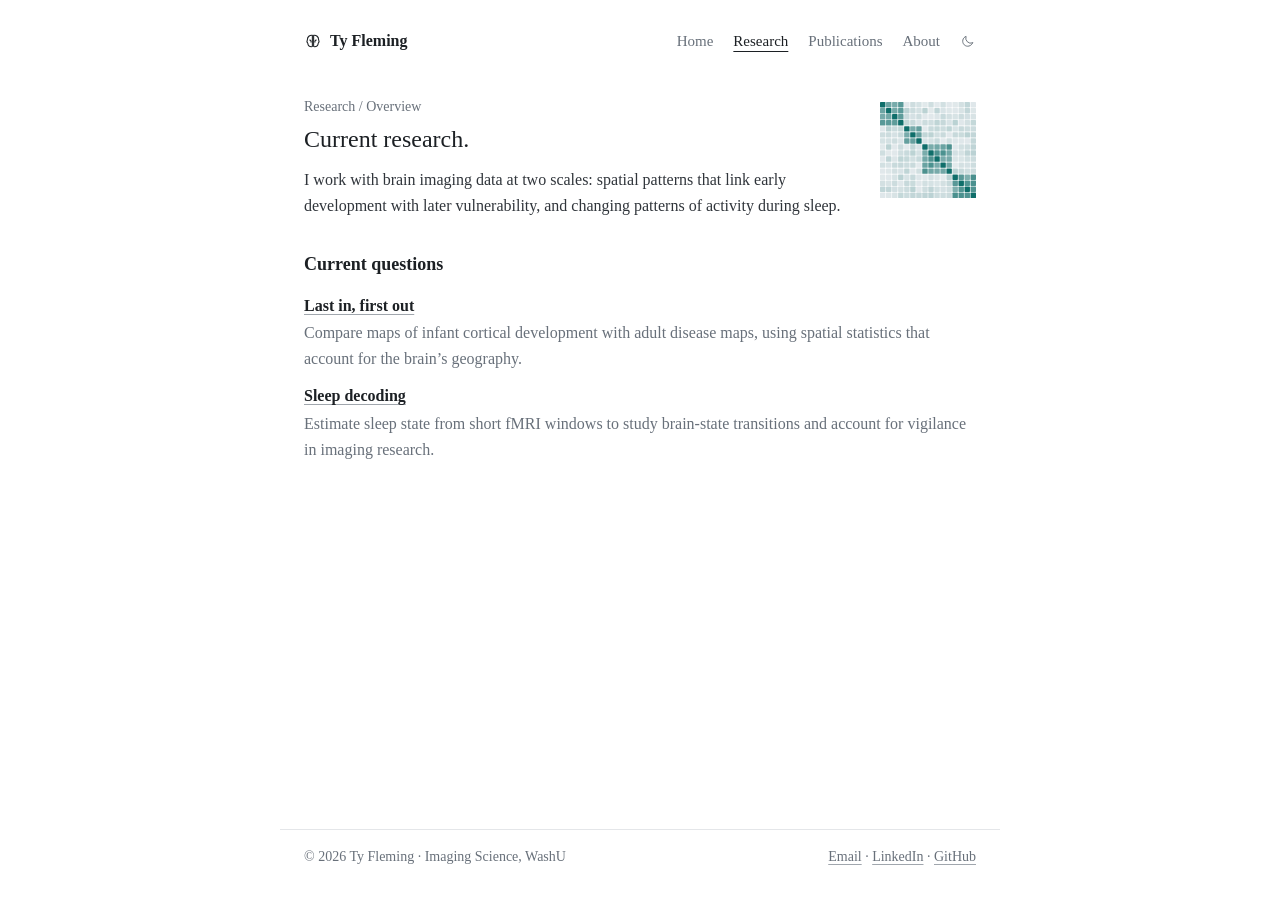
<file: research.html>
<!doctype html>
<html lang="en">
<head>
  <meta charset="utf-8">
  <meta name="viewport" content="width=device-width, initial-scale=1">
  <meta name="description" content="Current research in spatial neuroimaging and sleep decoding by Ty Fleming.">
  <title>Research — Ty Fleming</title>
  <link rel="stylesheet" href="style.css?v=20261025-theme">
  <script src="theme.js?v=20261025-theme"></script>
  

</head>
<body>
  <a class="skip-link" href="#main">Skip to content</a>
  <header class="site-header">
    <div class="header-inner">
      <a class="brand" href="index.html"><svg class="brand-icon" viewBox="0 0 20 20" aria-hidden="true" focusable="false" fill="none" stroke="currentColor" stroke-width="1.2" stroke-linecap="round" stroke-linejoin="round"><path d="M9.3 3.7C6.3 3.3 3.8 5.4 3.8 8.3 3.2 9.5 3.3 11.5 4.2 12.5 4.4 14.8 6.1 16.4 8.3 16.4 8.8 16.4 9.1 16.3 9.3 16.1Z"/><path d="M10.7 3.7C13.7 3.3 16.2 5.4 16.2 8.3 16.8 9.5 16.7 11.5 15.8 12.5 15.6 14.8 13.9 16.4 11.7 16.4 11.2 16.4 10.9 16.3 10.7 16.1Z"/><path d="M6.4 8.9C7.5 9.1 8.1 10.1 7.8 11.2M13.6 8.9C12.5 9.1 11.9 10.1 12.2 11.2"/></svg>Ty Fleming<span class="visually-hidden"> — home</span></a>
      <nav class="site-nav" aria-label="Main navigation"><a href="index.html">Home</a><a href="research.html" aria-current="page">Research</a><a href="publications.html">Publications</a><a href="about.html">About</a><button class="theme-toggle" type="button" aria-label="Dark theme" aria-pressed="false" hidden><svg class="icon-moon" viewBox="0 0 20 20" aria-hidden="true" focusable="false" fill="none" stroke="currentColor" stroke-width="1.2" stroke-linecap="round" stroke-linejoin="round"><path d="M15.8 12.4A6.4 6.4 0 0 1 7.6 4.2 6.4 6.4 0 1 0 15.8 12.4Z"/></svg><svg class="icon-sun" viewBox="0 0 20 20" aria-hidden="true" focusable="false" fill="none" stroke="currentColor" stroke-width="1.2" stroke-linecap="round" stroke-linejoin="round"><circle cx="10" cy="10" r="3.3"/><path d="M10 2.6V4.2M10 15.8V17.4M2.6 10H4.2M15.8 10H17.4M4.8 4.8 5.9 5.9M14.1 14.1 15.2 15.2M4.8 15.2 5.9 14.1M14.1 5.9 15.2 4.8"/></svg></button></nav>
    </div>
  </header>
  <main id="main">
<section class="page-hero has-portrait" aria-labelledby="research-title">
  <div class="hero-copy"><span class="eyebrow">Research / Overview</span><h1 id="research-title">Current research.</h1><p class="lead">I work with brain imaging data at two scales: spatial patterns that link early development with later vulnerability, and changing patterns of activity during sleep.</p></div>
  <div class="hero-matrix"><img src="assets/connectivity-matrix.svg?v=20261017" alt="" width="159" height="159"></div>
</section>
<section class="content-section" aria-labelledby="projects-title">
  <span class="section-label">01 / Projects</span>
  <div class="section-body"><h2 id="projects-title">Current questions</h2>
    <div class="project-list">
      <a class="project-row" href="filo.html"><span class="number">01</span><div class="project-copy"><h3>Last in, first out</h3><p>Compare maps of infant cortical development with adult disease maps, using spatial statistics that account for the brain’s geography.</p></div><span class="arrow" aria-hidden="true">→</span></a>
      <a class="project-row" href="sleep.html"><span class="number">02</span><div class="project-copy"><h3>Sleep decoding</h3><p>Estimate sleep state from short fMRI windows to study brain-state transitions and account for vigilance in imaging research.</p></div><span class="arrow" aria-hidden="true">→</span></a>
    </div>
  </div>
</section>
</main>
  <footer class="site-footer"><span>© 2026 Ty Fleming · Imaging Science, WashU</span><span><a href="mailto:t.to@wustl.edu">Email</a> · <a href="https://www.linkedin.com/in/tyrellto/">LinkedIn</a> · <a href="https://github.com/tyfleming">GitHub</a></span></footer>
</body>
</html>
</file>
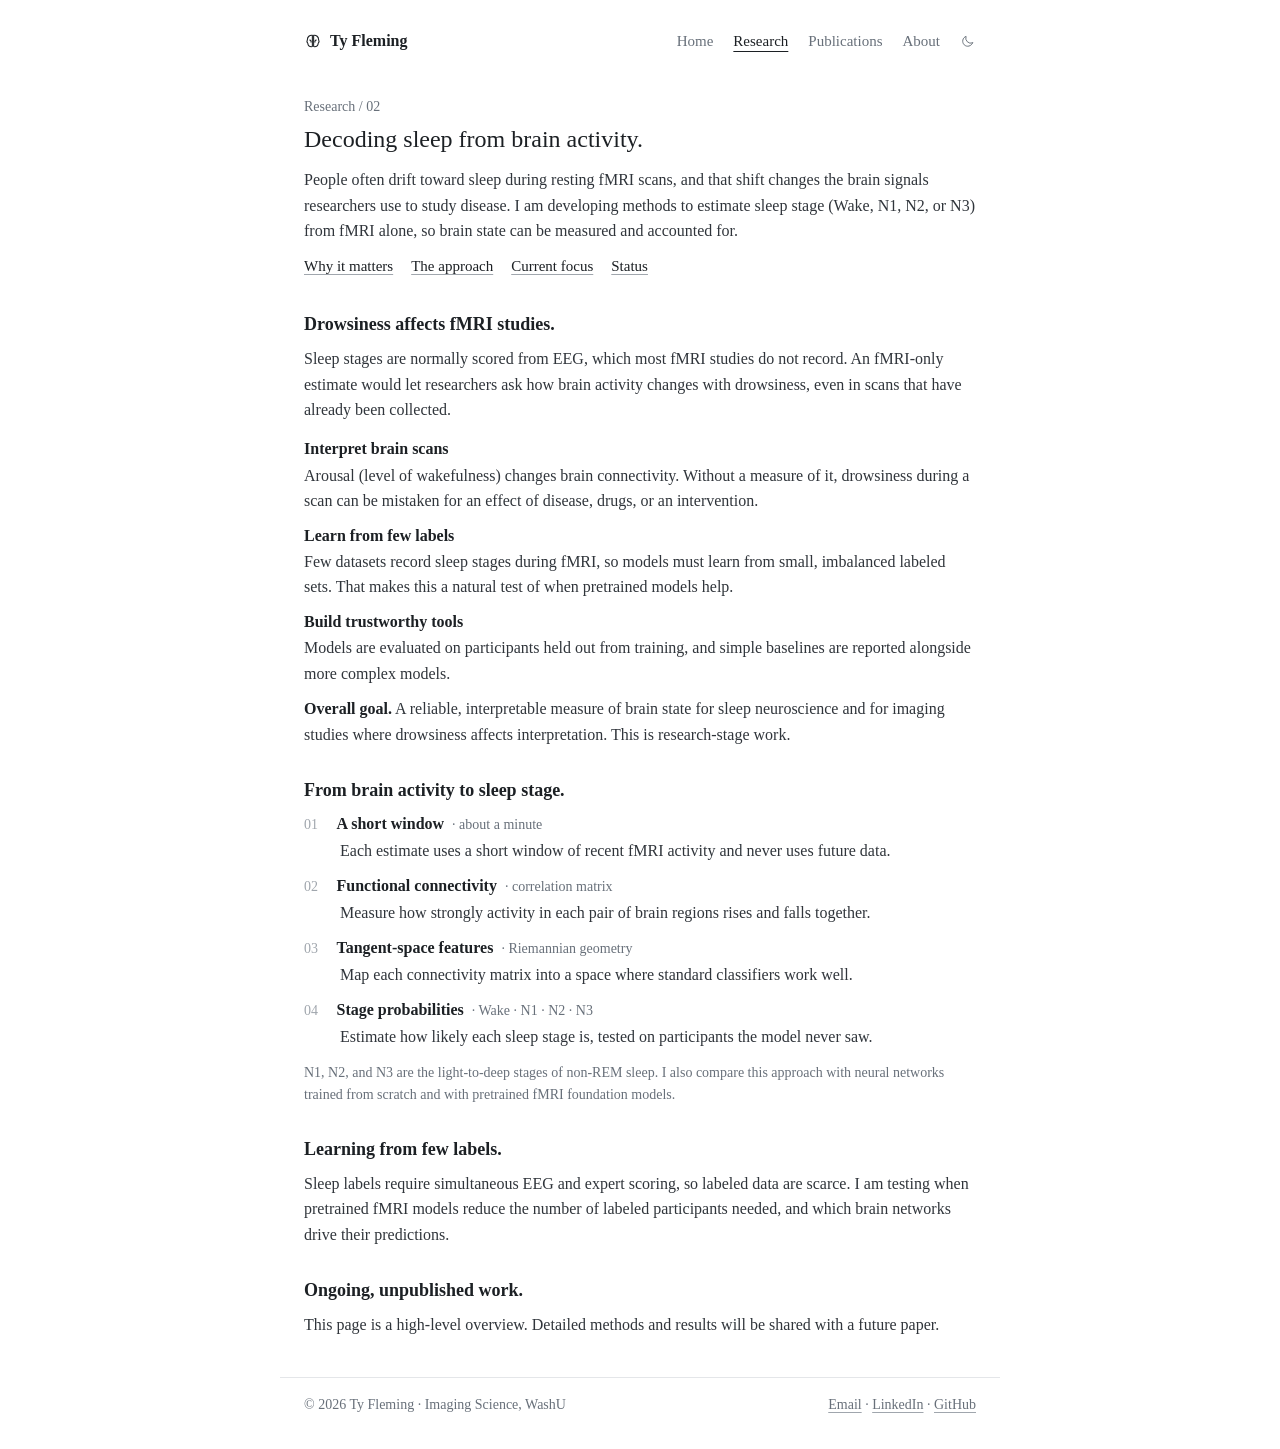
<file: sleep.html>
<!doctype html>
<html lang="en">
<head>
  <meta charset="utf-8">
  <meta name="viewport" content="width=device-width, initial-scale=1">
  <meta name="description" content="A high-level overview of decoding sleep stages from fMRI: why it matters, the approach, and current status.">
  <title>Sleep decoding — Ty Fleming</title>
  <link rel="stylesheet" href="style.css?v=20261025-theme">
  <script src="theme.js?v=20261025-theme"></script>
</head>
<body class="sleep-page">
  <a class="skip-link" href="#main">Skip to content</a>
  <header class="site-header">
    <div class="header-inner">
      <a class="brand" href="index.html"><svg class="brand-icon" viewBox="0 0 20 20" aria-hidden="true" focusable="false" fill="none" stroke="currentColor" stroke-width="1.2" stroke-linecap="round" stroke-linejoin="round"><path d="M9.3 3.7C6.3 3.3 3.8 5.4 3.8 8.3 3.2 9.5 3.3 11.5 4.2 12.5 4.4 14.8 6.1 16.4 8.3 16.4 8.8 16.4 9.1 16.3 9.3 16.1Z"/><path d="M10.7 3.7C13.7 3.3 16.2 5.4 16.2 8.3 16.8 9.5 16.7 11.5 15.8 12.5 15.6 14.8 13.9 16.4 11.7 16.4 11.2 16.4 10.9 16.3 10.7 16.1Z"/><path d="M6.4 8.9C7.5 9.1 8.1 10.1 7.8 11.2M13.6 8.9C12.5 9.1 11.9 10.1 12.2 11.2"/></svg>Ty Fleming<span class="visually-hidden"> — home</span></a>
      <nav class="site-nav" aria-label="Main navigation"><a href="index.html">Home</a><a href="research.html" aria-current="page">Research</a><a href="publications.html">Publications</a><a href="about.html">About</a><button class="theme-toggle" type="button" aria-label="Dark theme" aria-pressed="false" hidden><svg class="icon-moon" viewBox="0 0 20 20" aria-hidden="true" focusable="false" fill="none" stroke="currentColor" stroke-width="1.2" stroke-linecap="round" stroke-linejoin="round"><path d="M15.8 12.4A6.4 6.4 0 0 1 7.6 4.2 6.4 6.4 0 1 0 15.8 12.4Z"/></svg><svg class="icon-sun" viewBox="0 0 20 20" aria-hidden="true" focusable="false" fill="none" stroke="currentColor" stroke-width="1.2" stroke-linecap="round" stroke-linejoin="round"><circle cx="10" cy="10" r="3.3"/><path d="M10 2.6V4.2M10 15.8V17.4M2.6 10H4.2M15.8 10H17.4M4.8 4.8 5.9 5.9M14.1 14.1 15.2 15.2M4.8 15.2 5.9 14.1M14.1 5.9 15.2 4.8"/></svg></button></nav>
    </div>
  </header>
  <main id="main">
<section class="page-hero" aria-labelledby="sleep-title">
  <span class="eyebrow">Research / 02</span>
  <div><h1 id="sleep-title">Decoding sleep from brain activity.</h1><p class="lead">People often drift toward sleep during resting fMRI scans, and that shift changes the brain signals researchers use to study disease. I am developing methods to estimate sleep stage (Wake, N1, N2, or N3) from fMRI alone, so brain state can be measured and accounted for.</p><div class="hero-actions"><a class="text-link" href="#why">Why it matters</a><a class="text-link" href="#approach">The approach</a><a class="text-link" href="#focus">Current focus</a><a class="text-link" href="#status">Status</a></div></div>
</section>
<section class="content-section" id="why" aria-labelledby="sleep-why-title"><span class="section-label">01 / Why it matters</span><div class="section-body"><h2 id="sleep-why-title">Drowsiness affects fMRI studies.</h2><p class="intro">Sleep stages are normally scored from EEG, which most fMRI studies do not record. An fMRI-only estimate would let researchers ask how brain activity changes with drowsiness, even in scans that have already been collected.</p><div class="sleep-impact" aria-label="Why sleep decoding matters"><div class="impact-row"><span class="impact-index">01</span><div><h3>Interpret brain scans</h3><p>Arousal (level of wakefulness) changes brain connectivity. Without a measure of it, drowsiness during a scan can be mistaken for an effect of disease, drugs, or an intervention.</p></div></div><div class="impact-row"><span class="impact-index">02</span><div><h3>Learn from few labels</h3><p>Few datasets record sleep stages during fMRI, so models must learn from small, imbalanced labeled sets. That makes this a natural test of when pretrained models help.</p></div></div><div class="impact-row"><span class="impact-index">03</span><div><h3>Build trustworthy tools</h3><p>Models are evaluated on participants held out from training, and simple baselines are reported alongside more complex models.</p></div></div></div><p class="sleep-goal"><strong>Overall goal.</strong> A reliable, interpretable measure of brain state for sleep neuroscience and for imaging studies where drowsiness affects interpretation. This is research-stage work.</p></div></section>
<section class="content-section" id="approach" aria-labelledby="sleep-approach-title"><span class="section-label">02 / Approach</span><div class="section-body"><h2 id="sleep-approach-title">From brain activity to sleep stage.</h2><div class="method-grid" aria-label="Four-step overview of the sleep decoding approach"><article class="method-step"><span class="step-index">01</span><span class="method-quantity">about a minute</span><h3>A short window</h3><p>Each estimate uses a short window of recent fMRI activity and never uses future data.</p></article><article class="method-step"><span class="step-index">02</span><span class="method-quantity">correlation matrix</span><h3>Functional connectivity</h3><p>Measure how strongly activity in each pair of brain regions rises and falls together.</p></article><article class="method-step"><span class="step-index">03</span><span class="method-quantity">Riemannian geometry</span><h3>Tangent-space features</h3><p>Map each connectivity matrix into a space where standard classifiers work well.</p></article><article class="method-step"><span class="step-index">04</span><span class="method-quantity">Wake · N1 · N2 · N3</span><h3>Stage probabilities</h3><p>Estimate how likely each sleep stage is, tested on participants the model never saw.</p></article></div>
<p class="small">N1, N2, and N3 are the light-to-deep stages of non-REM sleep. I also compare this approach with neural networks trained from scratch and with pretrained fMRI foundation models.</p></div></section>
<section class="content-section" id="focus" aria-labelledby="sleep-focus-title"><span class="section-label">03 / Current focus</span><div class="section-body wide-copy"><h2 id="sleep-focus-title">Learning from few labels.</h2><p>Sleep labels require simultaneous EEG and expert scoring, so labeled data are scarce. I am testing when pretrained fMRI models reduce the number of labeled participants needed, and which brain networks drive their predictions.</p></div></section>
<section class="content-section" id="status" aria-labelledby="sleep-status"><span class="section-label">04 / Status</span><div class="section-body wide-copy"><h2 id="sleep-status">Ongoing, unpublished work.</h2><p>This page is a high-level overview. Detailed methods and results will be shared with a future paper.</p></div></section>
</main>
  <footer class="site-footer"><span>© 2026 Ty Fleming · Imaging Science, WashU</span><span><a href="mailto:t.to@wustl.edu">Email</a> · <a href="https://www.linkedin.com/in/tyrellto/">LinkedIn</a> · <a href="https://github.com/tyfleming">GitHub</a></span></footer>
</body>
</html>
</file>
<file: style.css>
/* A plain academic page: one serif face, one narrow column, modest sizes, no ornament.
   theme.js sets <html data-theme="light|dark"> from the visitor's choice or system setting. */
:root{
  color-scheme:light;
  --bg:#ffffff;--ink:#1c2024;--ink-2:#30353b;--muted:#68707a;--faint:#a0a6ad;--line:#e4e6e9;
  --accent:#0f6e6a;
  --serif:Charter,"Bitstream Charter","Iowan Old Style","Sitka Text",Cambria,Georgia,serif;
  --max:720px;--gutter:24px;
}
:root[data-theme="dark"]{
  color-scheme:dark;
  --bg:#121a22;--ink:#ece8df;--ink-2:#c9d0d6;--muted:#8d98a3;--faint:#5c6875;--line:#26323d;
  --accent:#d9b97f;
}
/* Without JavaScript, follow the system setting. */
@media(prefers-color-scheme:dark){:root:not([data-theme]){
  color-scheme:dark;
  --bg:#121a22;--ink:#ece8df;--ink-2:#c9d0d6;--muted:#8d98a3;--faint:#5c6875;--line:#26323d;
  --accent:#d9b97f;
}}

*{box-sizing:border-box}
html{-webkit-text-size-adjust:100%;scroll-behavior:smooth}
body{margin:0;min-height:100vh;display:flex;flex-direction:column;background:var(--bg);color:var(--ink-2);font:16px/1.6 var(--serif);-webkit-font-smoothing:antialiased}
a{color:var(--ink);text-decoration:underline;text-decoration-color:var(--faint);text-decoration-thickness:1px;text-underline-offset:.18em}
a:hover{color:var(--accent);text-decoration-color:currentColor}
:focus-visible{outline:2px solid var(--accent);outline-offset:2px}
p{margin:0 0 .9em}
h1,h2,h3{margin:0;color:var(--ink);font-family:var(--serif);letter-spacing:0}
h1{font-size:1.5rem;line-height:1.3;font-weight:400}
h2{font-size:1.125rem;line-height:1.4;font-weight:600;margin:0 0 .5em}
h3{font-size:1rem;line-height:1.45;font-weight:600}
strong{color:var(--ink);font-weight:600}
::selection{background:rgba(15,110,106,.18)}
.skip-link{position:absolute;left:-9999px;top:8px;background:var(--ink);color:var(--bg);padding:.4rem .8rem}
.skip-link:focus{left:8px}
.visually-hidden{position:absolute;width:1px;height:1px;padding:0;margin:-1px;overflow:hidden;clip:rect(0,0,0,0);white-space:nowrap;border:0}

/* Header and footer */
.header-inner,main,.site-footer{width:100%;max-width:var(--max);margin:0 auto;padding-left:var(--gutter);padding-right:var(--gutter)}
.header-inner{display:flex;flex-wrap:wrap;align-items:center;justify-content:space-between;gap:6px 24px;padding-top:28px;padding-bottom:6px}
/* A small line-drawn brain beside the name, in the same ink as the name. */
.brand{display:inline-flex;align-items:center;gap:8px;font-weight:600;color:var(--ink);text-decoration:none}
.brand-icon{width:18px;height:18px;flex:none}
.site-nav{display:flex;flex-wrap:wrap;gap:4px 20px;font-size:.9375rem}
.site-nav a{color:var(--muted);text-decoration:none}
.site-nav a:hover{color:var(--ink)}
/* Theme toggle: a moon in light mode, a sun in dark mode. Hidden until theme.js runs. */
.theme-toggle{display:inline-flex;align-items:center;align-self:center;padding:6px;margin:-6px;border:0;background:none;color:var(--muted);cursor:pointer}
.theme-toggle:hover{color:var(--ink)}
.theme-toggle[hidden]{display:none}
.theme-toggle svg{width:16px;height:16px}
.icon-sun,:root[data-theme="dark"] .icon-moon{display:none}
:root[data-theme="dark"] .icon-sun{display:block}
.site-nav a[aria-current=page]{color:var(--ink);text-decoration:underline;text-underline-offset:.35em;text-decoration-color:var(--ink)}
main{flex:1}
.site-footer{display:flex;flex-wrap:wrap;justify-content:space-between;gap:6px 20px;margin-top:40px;padding-top:16px;padding-bottom:32px;border-top:1px solid var(--line);font-size:.875rem;color:var(--muted)}
.site-footer a{color:var(--muted)}

/* Page heading */
.page-hero{padding:36px 0 4px}
.page-hero.has-portrait{display:grid;grid-template-columns:minmax(0,1fr) 96px;gap:32px;align-items:start}
.eyebrow{display:block;margin:0 0 6px;font-size:.875rem;color:var(--muted)}
.lead{margin:12px 0 0;color:var(--ink-2)}
.hero-actions{display:flex;flex-wrap:wrap;gap:4px 18px;margin-top:10px;font-size:.9375rem}
.hero-matrix{width:96px;margin-top:6px}
.hero-matrix img{display:block;width:100%;height:auto}
:root[data-theme="dark"] .hero-matrix img{filter:invert(1) hue-rotate(180deg)}

/* Sections: spacing instead of rules; the numbered labels are redundant with the headings. */
.content-section{padding:30px 0 0}
.section-label{display:none}
.section-body>:last-child,.wide-copy>:last-child{margin-bottom:0}
.small{font-size:.875rem;color:var(--muted)}
.text-link{white-space:nowrap}

/* Project lists */
.project-list{margin:6px 0 0}
.project-row{display:block;padding:6px 0;color:inherit;text-decoration:none}
.project-row .number,.project-row .arrow{display:none}
.project-row h3{display:inline;text-decoration:underline;text-decoration-color:var(--faint);text-decoration-thickness:1px;text-underline-offset:.18em}
.project-row:hover h3{color:var(--accent);text-decoration-color:currentColor}
.project-row p{margin:2px 0 0;color:var(--muted)}

/* Short numbered steps */
.method-grid{margin:8px 0 12px}
.method-step{display:flex;flex-wrap:wrap;align-items:baseline;column-gap:8px;margin:0 0 10px}
.step-index{order:0;width:1.75em;flex:none;font-size:.875rem;color:var(--faint)}
.method-step h3{order:1}
.method-quantity{order:2;font-size:.875rem;color:var(--muted)}
.method-quantity::before{content:"· "}
.method-step p{order:3;flex-basis:calc(100% - 1.75em - 8px);margin:2px 0 0 calc(1.75em + 8px)}

/* Sleep page lists */
.sleep-impact{margin:6px 0 4px}
.impact-row{margin:0 0 10px}
.impact-index{display:none}
.impact-row p{margin:2px 0 0}

/* Figure and disclosure */
.research-figure{margin:16px 0}
.research-image-pan{overflow-x:auto}
.research-figure img{display:block;width:100%;height:auto}
.research-figure figcaption{margin-top:8px;font-size:.875rem;color:var(--muted)}
.technical{margin:12px 0 0}
.technical summary{cursor:pointer;font-weight:600;color:var(--ink)}
.technical-content{padding:4px 0 0}
.technical-content h3{margin:12px 0 2px}

/* Publications */
.pub-entry{display:grid;grid-template-columns:3.25em minmax(0,1fr);gap:12px;margin:0 0 14px}
.pub-entry .year{color:var(--muted)}
.pub-entry h3{font-weight:400}
.pub-entry p{margin:2px 0;color:var(--muted);font-size:.9375rem}
.pub-entry .text-link{font-size:.9375rem}

@media(max-width:600px){
  :root{--gutter:18px}
  .header-inner{padding-top:20px}
  .page-hero{padding-top:24px}
  .page-hero.has-portrait{display:block}
  .hero-matrix{display:none}
  .pub-entry{grid-template-columns:1fr;gap:0}
}
@media(prefers-reduced-motion:reduce){html{scroll-behavior:auto}}
</file>
<file: head-studies.css>
.studies-main{padding-top:70px;padding-bottom:100px}.studies-intro{max-width:780px;margin-bottom:48px}.studies-intro h1{font:400 1.5rem/1.3 var(--serif);margin:8px 0}.studies-intro p{max-width:670px;color:var(--muted);font-size:1.08rem}.studies-grid{display:grid;grid-template-columns:repeat(2,minmax(0,1fr));gap:52px 34px}.study{min-width:0;margin:0}.study-art{width:100%;aspect-ratio:320 / 420;max-height:690px}.study-art svg{display:block;width:100%;height:100%}.study figcaption{display:flex;gap:24px;align-items:baseline;padding-top:16px;border-top:1px solid var(--line)}.study figcaption span{flex:0 0 160px;font-size:.75rem;letter-spacing:.09em;text-transform:uppercase;font-weight:700;color:var(--accent)}.study figcaption p{margin:0;color:var(--muted);font-size:.87rem}
.celestial-studies{margin-top:110px;padding-top:70px;border-top:1px solid var(--line)}.celestial-studies h2{font:600 1.125rem/1.4 var(--serif);margin:8px 0}
.study-feature{grid-column:1/-1;width:min(100%,520px);justify-self:center}
@media(max-width:760px){.studies-main{padding-top:48px}.studies-grid{grid-template-columns:1fr;gap:46px}.study-art{max-width:520px;margin:auto}.study figcaption{max-width:520px;margin:auto}}
@media(max-width:760px){.celestial-studies{margin-top:72px;padding-top:50px}}
@media(max-width:490px){.study figcaption{display:block}.study figcaption p{margin-top:5px}}
.minimal-studies{margin-bottom:110px;padding-bottom:70px;border-bottom:1px solid var(--line)}.minimal-studies h2{font:600 1.125rem/1.4 var(--serif);margin:8px 0}.minimal-studies code{font:.92em var(--mono);color:var(--ink-2)}.minimal-grid{grid-template-columns:repeat(4,minmax(0,1fr));gap:40px 24px}.minimal-grid .study-art{border-radius:14px;overflow:hidden;box-shadow:0 18px 40px -24px rgba(17,20,24,.45)}
@media(max-width:1100px){.minimal-grid{grid-template-columns:repeat(2,minmax(0,1fr))}}
@media(max-width:900px){.minimal-grid{grid-template-columns:1fr}.minimal-grid .study-art{max-width:420px;margin:auto}}
.minimal-grid .study figcaption{display:block}.minimal-grid .study figcaption p{margin-top:6px}
</file>
